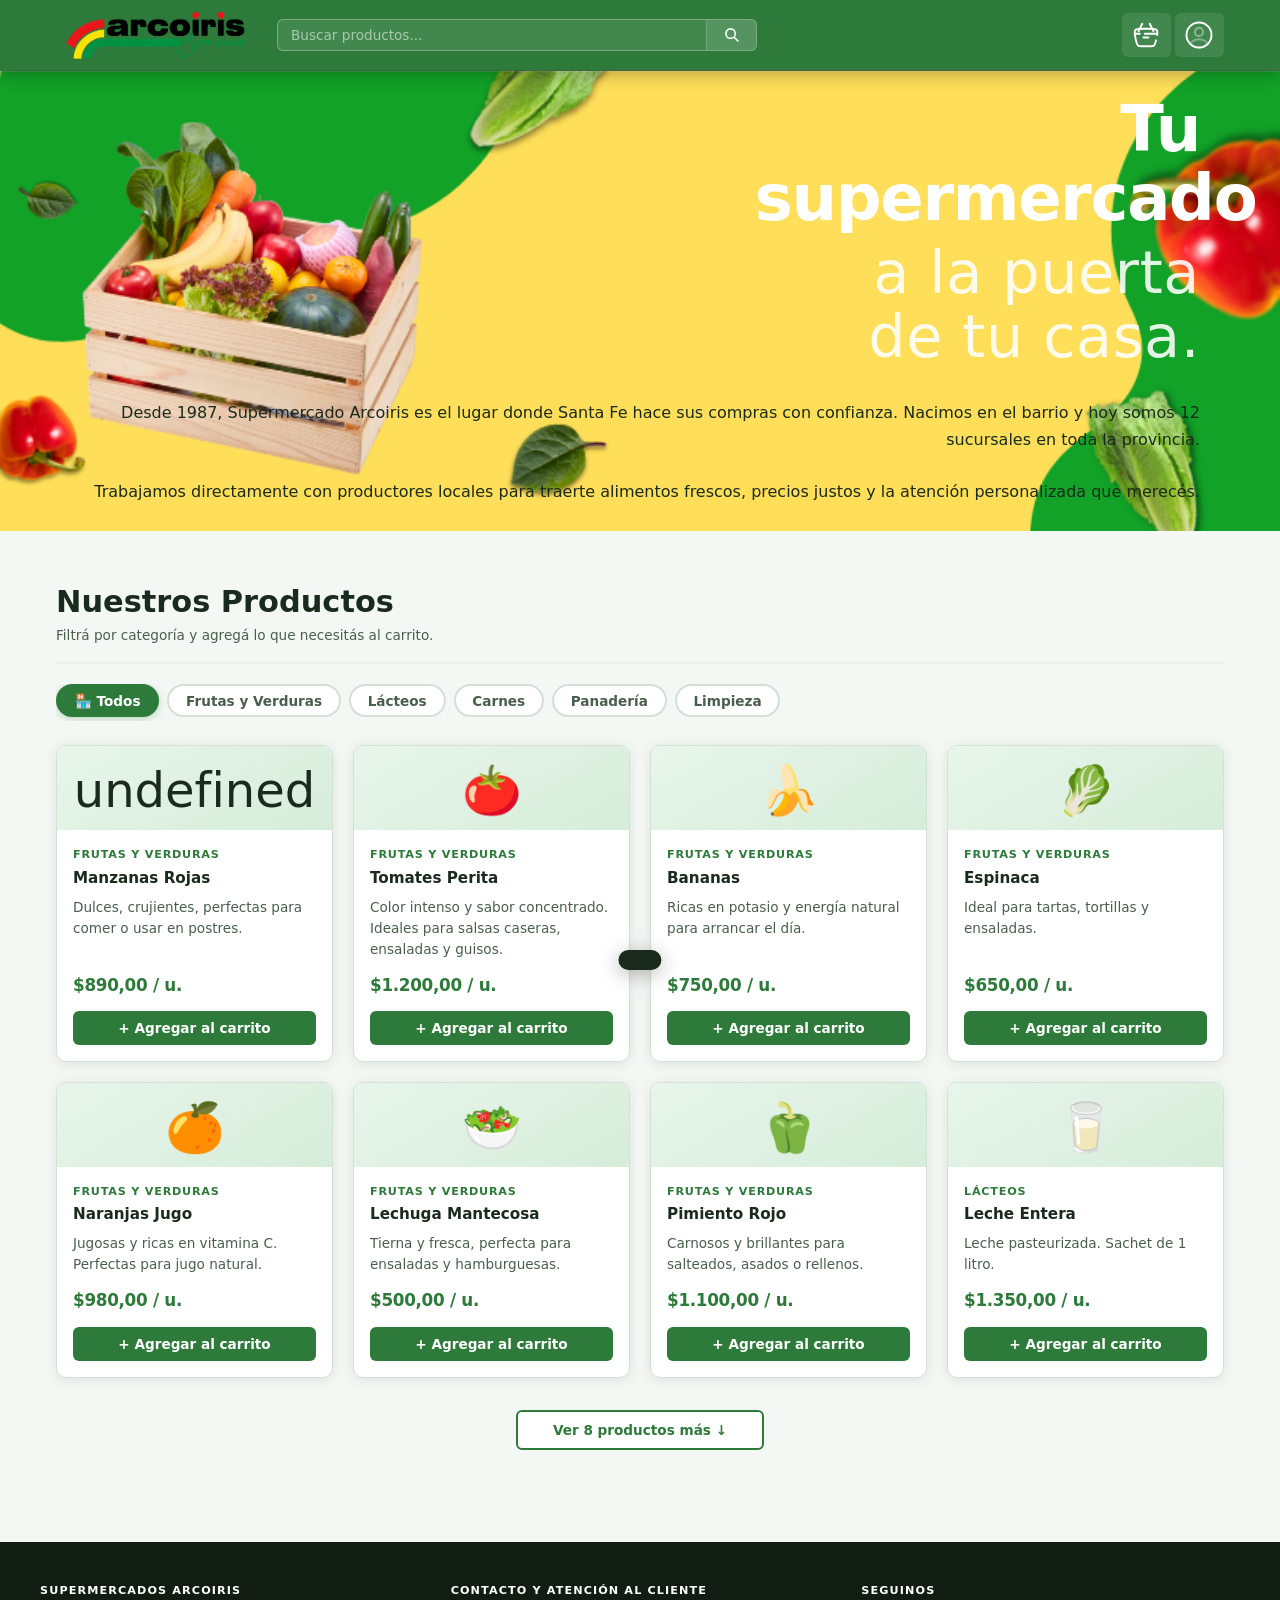
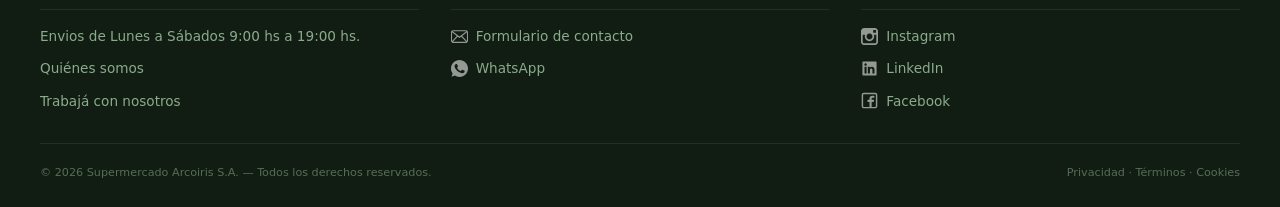
<file: index.html>
<!DOCTYPE html>
<html lang="es">
<head>
  <meta charset="UTF-8" />
  <meta name="viewport" content="width=device-width, initial-scale=1.0" />
  <link rel="stylesheet" href="style.css">
  <link rel="icon" type="image/png" href="img/favicon.png">
  <title>Supermercado Arcoiris</title>
</head>
<body>

   <!-- ═══════════════════════════════ NAV ════════════════════════════════ -->
  <header>
    <nav id="main-nav" role="navigation" aria-label="Navegación principal">
      <div class="nav-inner">

        <a href="index.html" class="nav-logo" aria-label="Inicio — Supermercado Arcoiris">
          <img src="img/logo.png" alt="logo de Supermercado Arcoiris Premium">
        </a>

        <form class="nav-search" role="search" id="search-form">
          <label for="search-input" class="sr-only">Buscar productos</label>
          <input
            type="search"
            id="search-input"
            placeholder="Buscar productos..."
            autocomplete="off"
            aria-label="Buscar productos"
          />
          <button type="submit" id="search-btn" aria-label="Realizar búsqueda"> <img src="img/lupa.svg" alt="icono lupa"> </button>
        </form>


          <div class="nav-actions">
          <span id="cart-badge" aria-live="polite"></span>
          <button id="cart-btn" aria-label="Abrir carrito">
            <img src="img/carrito.svg">
          </button>

          <a href="login.html">
            <button id="login-btn">
              <img src="img/inicio-sesion.svg">
            </button>
          </a>
          </div>

      </div>
    </nav>

  </header>

   <!-- ═══════════════════════════════ MAIN ════════════════════════════════ -->
  <main>
    <section id="hero" aria-labelledby="hero-title">

      <!-- Imagen de fondo -->
      <img
        class="hero-bg"
        src="img/main.png"
        alt="Interior luminoso del Supermercado Arcoiris con pasillos bien surtidos"
        loading="eager"
      />

      <!-- Overlay degradado para dar contraste al texto -->
      <div class="hero-overlay" aria-hidden="true"></div>

      <!-- Contenido editorial (lado derecho) -->
      <div class="hero-content">
        <h1 id="hero-title">
         Tu supermercado
          <span>a la puerta<br>de tu casa.</span>
        </h1>

        <p>Desde 1987, Supermercado Arcoiris es el lugar donde Santa Fe hace sus compras con confianza. Nacimos en el barrio y hoy somos 12 sucursales en toda la provincia.</p>
        <br>
        <p>Trabajamos directamente con productores locales para traerte alimentos frescos, precios justos y la atención personalizada que merecés.</p>
      </div>

    </section>

       <!-- ═══════════════════════════════ CATALOGO ════════════════════════════════ -->
    <section id="catalogo" aria-labelledby="catalogo-title">
      <div class="section-header">
        <br> <br>
        <h2 id="catalogo-title">Nuestros Productos</h2>
        <p>Filtrá por categoría y agregá lo que necesitás al carrito.</p>
      </div>
      <div id="category-filters" role="group" aria-label="Filtrar por categoría"></div>
      <div id="products-grid" aria-live="polite">
        <div id="no-results">
          <div class="emoji">🔍</div>
          <p>No encontramos productos para esa búsqueda.</p>
        </div>
      </div>
      <div id="show-more-wrap">
        <button id="show-more-btn">Ver más productos ↓</button>
      </div>
    </section>

    <!-- Filtros generados dinámicamente por JS -->
      <div id="category-filters" role="group" aria-label="Filtrar por categoría"></div>

      <!-- Cards generadas dinámicamente por JS -->
      <div id="products-grid" aria-live="polite">
        <div id="no-results">
          <div class="empty-icon">🔍</div>
          <p>No encontramos productos para esa búsqueda.</p>
        </div>
      </div>

    </section>

  </main>


  <!-- ═══════════════════════════════
       FOOTER
  ════════════════════════════════ -->
  <footer>
    <div class="footer-grid">

      <div class="footer-col">
        <h4>Supermercados Arcoiris</h4>
        <ul>
          <li>Envios de Lunes a Sábados 9:00 hs a 19:00 hs.</li>
          <li><a href="#hero">Quiénes somos</a></li>
          <li><a href="contacto.html">Trabajá con nosotros</a></li>
        </ul>
      </div>

      <div class="footer-col">
        <h4>Contacto y Atención al Cliente</h4>
        <ul>
          <li> <img src="img/formulario.svg"> <a href="contacto.html">Formulario de contacto</a></li>
          <li> <img src="img/whatsapp.svg"> <a href="https://api.whatsapp.com/send?phone=5493415028860&text=Hola!" target="_blank">WhatsApp</a></li>
        </ul>
      </div>

      <div class="footer-col">
        <h4>Seguinos</h4>
        <ul>
          <li> <img src="img/instagram.svg"> <a href="https://www.instagram.com/supermercadosarcoiris/" target="_blank" rel="noopener">Instagram</a></li>
          <li> <img src="img/linkedin.svg"> <a href="https://ar.linkedin.com/company/nuevopremiumsa" target="_blank" rel="noopener">LinkedIn</a></li>
          <li> <img src="img/facebook.svg"> <a href="https://www.facebook.com/SupermercadosArcoIris/?fref=ts" target="_blank" rel="noopener">Facebook</a></li>
        </ul>
      </div>

    </div>
    <div class="footer-bottom">
      <span>© 2026 Supermercado Arcoiris S.A. — Todos los derechos reservados.</span>
      <span>
        <a href="#contacto">Privacidad</a> ·
        <a href="#contacto">Términos</a> ·
        <a href="#contacto">Cookies</a>
      </span>
    </div>
  </footer>


  <!-- ═══════════════════════════════
       CARRITO LATERAL
  ════════════════════════════════ -->
  <div id="cart-overlay" aria-hidden="true"></div>

  <aside id="cart-panel" role="dialog" aria-modal="true" aria-label="Carrito de compras" aria-hidden="true">
    <div class="cart-header">
      <h2>🛒 Tu carrito</h2>
      <button id="close-cart" aria-label="Cerrar carrito">✕</button>
    </div>

    <!-- Ítems generados por JS -->
    <div id="cart-items"></div>

    <div class="cart-summary">
      <div class="discount-row">
        <input
          type="text"
          id="discount-input"
          placeholder="Código de descuento"
          aria-label="Código de descuento"
          maxlength="20"
        />
        <button id="apply-discount-btn">Aplicar</button>
      </div>
      <div id="discount-msg" aria-live="polite"></div>

      <div class="summary-line">
        <span>Subtotal</span>
        <span id="subtotal-val">$0,00</span>
      </div>
      <div class="summary-line discount" id="discount-row" hidden>
        <span id="discount-label">Descuento</span>
        <span id="discount-val"></span>
      </div>
      <div class="summary-line">
        <span>IVA (21%)</span>
        <span id="tax-val">$0,00</span>
      </div>
      <div class="summary-line total">
        <span>Total</span>
        <span id="total-val">$0,00</span>
      </div>

      <button id="checkout-btn" disabled>Finalizar compra →</button>
    </div>
  </aside>


  <!-- Toast de notificación -->
  <div id="toast" role="status" aria-live="polite"></div>

  <script src="app.js"></script>
</body>
</html>
</file>
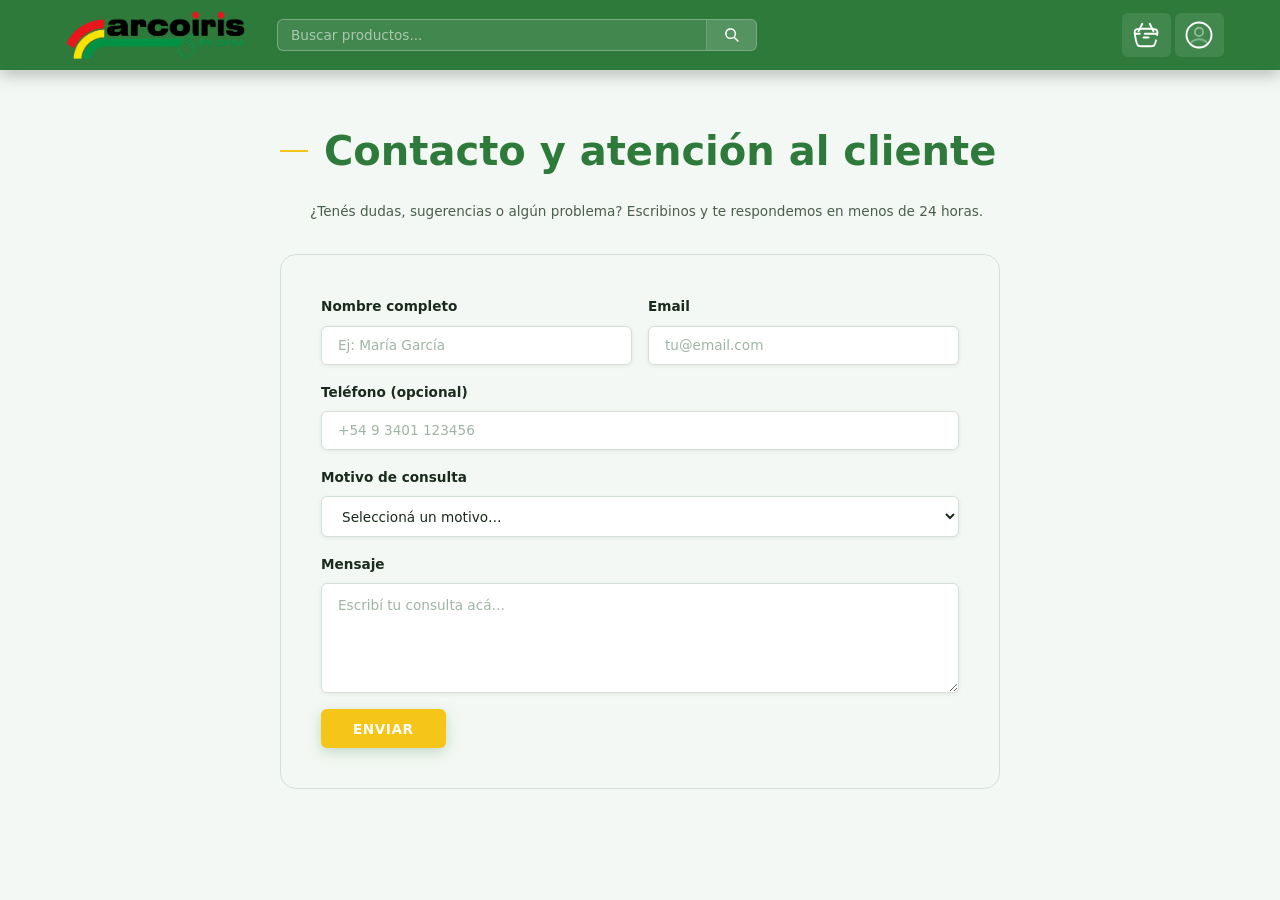
<file: contacto.html>
<!DOCTYPE html>
<html lang="es">
<head>
  <meta charset="UTF-8" />
  <meta name="viewport" content="width=device-width, initial-scale=1.0" />
    <link rel="stylesheet" href="style.css">
  <link rel="icon" type="image/png" href="img/favicon.png">
  <title>Supermercado Arcoiris - Formulario</title>
</head>
<body>

  <!-- ═══════════════════════════════ NAV ════════════════════════════════ -->
  <header>
    <nav id="main-nav" role="navigation" aria-label="Navegación principal">
      <div class="nav-inner">

        <a href="index.html" class="nav-logo" aria-label="Inicio — Supermercado Arcoiris">
          <img src="img/logo.png" alt="logo de Supermercado Arcoiris Premium">
        </a>

        <form class="nav-search" role="search" id="search-form">
          <label for="search-input" class="sr-only">Buscar productos</label>
          <input
            type="search"
            id="search-input"
            placeholder="Buscar productos..."
            autocomplete="off"
            aria-label="Buscar productos"
          />
          <button type="submit" id="search-btn" aria-label="Realizar búsqueda"> <img src="img/lupa.svg" alt="icono lupa"> </button>
        </form>


          <div class="nav-actions">
          <span id="cart-badge" aria-live="polite"></span>
          <button id="cart-btn" aria-label="Abrir carrito">
            <img src="img/carrito.svg">
          </button>

          <a href="login.html">
            <button id="login-btn">
              <img src="img/inicio-sesion.svg">
            </button>
          </a>
          </div>

      </div>
    </nav>

  </header>

    <section id="contacto" aria-labelledby="contacto-title">
      <div class="contact-inner">
        <h2 id="contacto-title">Contacto y atención al cliente</h2>
        <p>¿Tenés dudas, sugerencias o algún problema? Escribinos y te respondemos en menos de 24 horas.</p>

        <form class="contact-form" id="contact-form" novalidate>
          <div class="form-row">
            <label>
              Nombre completo
              <input type="text" name="nombre" placeholder="Ej: María García" required />
            </label>
            <label>
              Email
              <input type="email" name="email" placeholder="tu@email.com" required />
            </label>
          </div>
          <label>
            Teléfono (opcional)
            <input type="tel" name="telefono" placeholder="+54 9 3401 123456" />
          </label>
          <label>
            Motivo de consulta
            <select name="motivo" required>
              <option value="">Seleccioná un motivo…</option>
              <option value="producto">Consulta sobre un producto</option>
              <option value="reclamo">Reclamo o devolución</option>
              <option value="sugerencia">Sugerencia</option>
              <option value="otro">Otro</option>
            </select>
          </label>
          <label>
            Mensaje
            <textarea name="mensaje" placeholder="Escribí tu consulta acá…" required></textarea>
          </label>
          <button type="submit" id="contact-submit">Enviar</button>
          <div id="form-success" role="alert">
            ✅ ¡Correo enviado! Te responderemos a la brevedad.
          </div>
        </form>
      </div>
    </section>
</file>
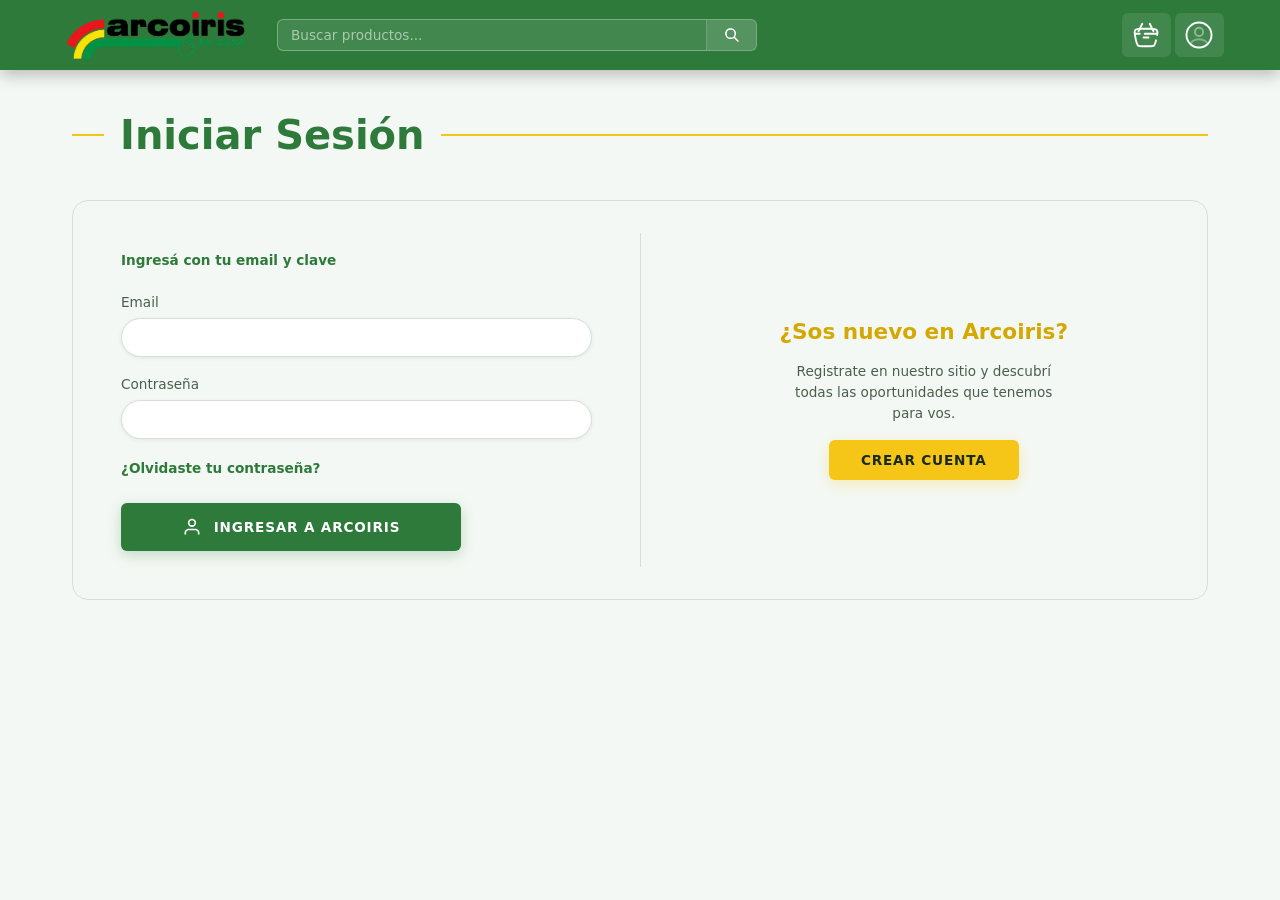
<file: login.html>
<!DOCTYPE html>
<html lang="es">
<head>
    <meta charset="UTF-8">
    <meta name="viewport" content="width=device-width, initial-scale=1.0">
    <title>Supermercado Arcoiris - Sesión</title>
    <link rel="icon" type="image/png" href="img/favicon.png">
    <link rel="stylesheet" href="style.css">
</head>
<body>

   <!-- ═══════════════════════════════ NAV ════════════════════════════════ -->
  <header>
    <nav id="main-nav" role="navigation" aria-label="Navegación principal">
      <div class="nav-inner">

        <a href="index.html" class="nav-logo" aria-label="Inicio — Supermercado Arcoiris">
          <img src="img/logo.png" alt="logo de Supermercado Arcoiris Premium">
        </a>

        <form class="nav-search" role="search" id="search-form">
          <label for="search-input" class="sr-only">Buscar productos</label>
          <input
            type="search"
            id="search-input"
            placeholder="Buscar productos..."
            autocomplete="off"
            aria-label="Buscar productos"
          />
          <button type="submit" id="search-btn" aria-label="Realizar búsqueda"> <img src="img/lupa.svg" alt="icono lupa"> </button>
        </form>


          <div class="nav-actions">
          <span id="cart-badge" aria-live="polite"></span>
          <button id="cart-btn" aria-label="Abrir carrito">
            <img src="img/carrito.svg">
          </button>

          <a href="login.html">
            <button id="login-btn">
              <img src="img/inicio-sesion.svg">
            </button>
          </a>
          </div>

      </div>
    </nav>

  </header>

  <!-- ══════════════════════════════════════
       PÁGINA COMPLETA
  ═══════════════════════════════════════ -->
  <div class="page-wrap">

    <!-- Título con líneas decorativas -->
    <div class="page-title-wrap">
      <h1 class="page-title">Iniciar Sesión</h1>
    </div>

    <!-- Panel gris de dos columnas -->
    <div class="auth-panel">

      <!-- Columna izquierda: LOGIN -->
      <div class="auth-left">
        <p class="auth-left-label">Ingresá con tu email y clave</p>

        <form id="login-form" onsubmit="handleLogin(event)">
          <div class="input-group">
            <label for="login-email">Email</label>
            <input
              type="email"
              id="login-email"
              placeholder=" "
              autocomplete="email"
              required
            />
          </div>

          <div class="input-group">
            <label for="login-password">Contraseña</label>
            <input
              type="password"
              id="login-password"
              placeholder=" "
              autocomplete="current-password"
              required
            />
          </div>

          <a href="#" class="forgot-link">¿Olvidaste tu contraseña?</a>

          <button type="submit" class="btn-ingresar">
            <svg class="btn-icon" viewBox="0 0 24 24" fill="none" stroke="currentColor" stroke-width="2" aria-hidden="true">
              <path d="M20 21v-2a4 4 0 0 0-4-4H8a4 4 0 0 0-4 4v2"/>
              <circle cx="12" cy="7" r="4"/>
            </svg>
            Ingresar a Arcoiris
          </button>
        </form>
      </div>

      <!-- Divisor vertical -->
      <div class="auth-divider" aria-hidden="true"></div>

      <!-- Columna derecha: REGISTRO -->
      <div class="auth-right">
        <h2 class="register-title">¿Sos nuevo en Arcoiris?</h2>
        <p class="register-sub">
          Registrate en nuestro sitio y descubrí todas las
          oportunidades que tenemos para vos.
        </p>
        <button class="btn-crear" id="btn-abrir-registro">
          Crear cuenta
        </button>
      </div>

    </div><!-- /auth-panel -->


    <!-- Modal / Formulario de registro (oculto por defecto) -->
    <div id="register-overlay" class="register-overlay" aria-hidden="true">
      <div class="register-modal" role="dialog" aria-modal="true" aria-label="Formulario de registro">

        <button class="modal-close" id="btn-cerrar-registro" aria-label="Cerrar">✕</button>

        <h2 class="modal-title">Crear cuenta</h2>
        <p class="modal-sub">Completá tus datos y empezá a comprar</p>

        <form id="register-form" onsubmit="handleRegister(event)">
          <div class="input-group">
            <label for="reg-name">Nombre completo</label>
            <input type="text" id="reg-name" placeholder=" " required />
          </div>

          <div class="input-group">
            <label for="reg-email">Email</label>
            <input type="email" id="reg-email" placeholder=" " required />
          </div>

          <div class="input-group">
            <label for="reg-phone">Teléfono (para envíos)</label>
            <input type="tel" id="reg-phone" placeholder=" " required />
          </div>

          <div class="input-group">
            <label for="reg-password">Contraseña</label>
            <input type="password" id="reg-password" placeholder=" " minlength="6" required />
          </div>

          <div class="checkbox-group">
            <input type="checkbox" id="accept-terms" required />
            <label for="accept-terms">
              Acepto los <a href="#">Términos y Condiciones</a> y el aviso
              de privacidad de entrega a domicilio.
            </label>
          </div>

          <button type="submit" class="btn-ingresar">
            Crear cuenta y comprar
          </button>
        </form>

      </div>
    </div><!-- /register-overlay -->

  </div><!-- /page-wrap -->


  <script>
    /* ── Login ─────────────────────────────────────────── */
    function handleLogin(e) {
      e.preventDefault();
      const email = document.getElementById('login-email').value;
      alert(`¡Bienvenido! Iniciando sesión con: ${email}`);
    }

    /* ── Registro ───────────────────────────────────────── */
    function handleRegister(e) {
      e.preventDefault();
      const name = document.getElementById('reg-name').value;
      alert(`¡Gracias por registrarte, ${name}! Tu cuenta fue creada.`);
      cerrarRegistro();
    }

    /* ── Modal abrir / cerrar ───────────────────────────── */
    function abrirRegistro() {
      const overlay = document.getElementById('register-overlay');
      overlay.classList.add('open');
      overlay.setAttribute('aria-hidden', 'false');
      document.body.classList.add('modal-open');
    }

    function cerrarRegistro() {
      const overlay = document.getElementById('register-overlay');
      overlay.classList.remove('open');
      overlay.setAttribute('aria-hidden', 'true');
      document.body.classList.remove('modal-open');
    }

    document.getElementById('btn-abrir-registro').addEventListener('click', abrirRegistro);
    document.getElementById('btn-cerrar-registro').addEventListener('click', cerrarRegistro);

    // Cerrar al hacer clic en el fondo oscuro
    document.getElementById('register-overlay').addEventListener('click', function(e) {
      if (e.target === this) cerrarRegistro();
    });

    // Cerrar con Escape
    document.addEventListener('keydown', function(e) {
      if (e.key === 'Escape') cerrarRegistro();
    });
  </script>

</body>
</html>
</file>
<file: style.css>
@import url('https://fonts.googleapis.com/css2?family=Manrope:wght@200..800&display=swap');

/* ══════════════════════════════════════════════════════════
   1. TOKENS DE DISEÑO
══════════════════════════════════════════════════════════ */
:root {
  /* ── Paleta principal ──────────────────────────────────── */
  --clr-green:        #2d7a3a;
  --clr-green-dark:   #1e5628;
  --clr-green-mid:    #3a6b45;
  --clr-green-soft:   #e8f5eb;
  --clr-green-border: #b2d8b8;
  --clr-yellow:       #f5c518;
  --clr-yellow-dark:  #d4a800;
  --clr-red:          #d63031;
  --clr-dark:         #1a2a1c;
  --clr-mid:          #4a5e4c;
  --clr-light:        #f4f8f4;
  --clr-white:        #ffffff;
  --clr-border:       #d4e0d6;
  --clr-border-light: #eaf2eb;

  /* ── Footer ─────────────────────────────────────────────── */
  --clr-footer-bg:   #111d12;
  --clr-footer-text: #8aab8c;
  --clr-footer-link: #8aab8c;
  --clr-footer-mute: #566d58;
  --clr-footer-rule: #1f3321;

  /* ── Tipografía ──────────────────────────────────────────── */
  --font-display: 'Segoe UI', system-ui, -apple-system, sans-serif;
  --font-body:    'Segoe UI', system-ui, -apple-system, sans-serif;

  /* ── Escala tipográfica (base mobile) ────────────────────── */
  --text-xs:   0.70rem;
  --text-sm:   0.85rem;
  --text-base: 1rem;
  --text-lg:   1.15rem;
  --text-xl:   1.35rem;
  --text-2xl:  1.65rem;
  --text-3xl:  2.1rem;

  /* ── Espaciado ───────────────────────────────────────────── */
  --sp-1:  0.25rem;
  --sp-2:  0.5rem;
  --sp-3:  0.75rem;
  --sp-4:  1rem;
  --sp-5:  1.25rem;
  --sp-6:  1.5rem;
  --sp-8:  2rem;
  --sp-10: 2.5rem;
  --sp-12: 3rem;
  --sp-16: 4rem;

  /* ── Formas ──────────────────────────────────────────────── */
  --radius-sm:   6px;
  --radius:      10px;
  --radius-lg:   16px;
  --radius-xl:   24px;
  --radius-pill: 999px;

  /* ── Sombras ─────────────────────────────────────────────── */
  --shadow-sm: 0 1px 4px rgba(0, 0, 0, 0.07);
  --shadow:    0 2px 14px rgba(0, 0, 0, 0.09);
  --shadow-lg: 0 6px 28px rgba(0, 0, 0, 0.13);
  --shadow-xl: 0 12px 40px rgba(0, 0, 0, 0.16);

  /* ── Misc ────────────────────────────────────────────────── */
  --transition: 0.2s ease;
  --max-w:      1200px;
  --nav-h:      62px;

  /* ── Tamaños de íconos SVG del nav ──────────────────────── */
  --icon-nav-sm: 20px;   /* lupa */
  --icon-nav-md: 26px;   /* carrito e inicio sesión */
}


/* ══════════════════════════════════════════════════════════
   2. RESET MODERNO
══════════════════════════════════════════════════════════ */
*,
*::before,
*::after {
  box-sizing: border-box;
  margin: 0;
  padding: 0;
}

html {
  scroll-behavior: smooth;
  -webkit-text-size-adjust: 100%;
  text-size-adjust: 100%;
}

body {
  font-family: var(--font-body);
  font-size: var(--text-base);
  background: var(--clr-light);
  color: var(--clr-dark);
  line-height: 1.65;
  min-height: 100dvh;
}

a {
  color: inherit;
  text-decoration: none;
}

ul {
  list-style: none;
}

img {
  display: block;
  max-width: 100%;
  height: auto;
}

button {
  cursor: pointer;
  font-family: inherit;
  border: none;
  background: none;
  outline: none;
}

.sr-only {
  position: absolute;
  width: 1px;
  height: 1px;
  padding: 0;
  margin: -1px;
  overflow: hidden;
  clip: rect(0, 0, 0, 0);
  white-space: nowrap;
  border: 0;
}

:focus-visible {
  outline: 3px solid var(--clr-yellow);
  outline-offset: 3px;
  border-radius: var(--radius-sm);
}


/* ══════════════════════════════════════════════════════════
   3. NAV STICKY
══════════════════════════════════════════════════════════ */
header {
  position: sticky;
  top: 0;
  z-index: 1000;
}

#main-nav {
  background: var(--clr-green);
  color: var(--clr-white);
  /* Sombra pronunciada + línea inferior sutil */
  box-shadow:
    0 2px 0 rgba(255, 255, 255, 0.08),
    0 4px 16px rgba(0, 0, 0, 0.28);
}

/*
  nav-inner: el logo va pegado al borde izquierdo del contenedor
  (sin padding izquierdo extra). El max-width centra el conjunto,
  pero el logo queda visualmente en el extremo izquierdo.
*/
.nav-inner {
  max-width: var(--max-w);
  margin: 0 auto;
  /* padding-left mínimo para que el logo no toque el borde de pantalla */
  padding: 0 var(--sp-4);
  height: var(--nav-h);
  display: flex;
  align-items: center;
  /* gap solo entre buscador y acciones; el logo no necesita gap derecho grande */
  gap: var(--sp-3);
}

/* ── Logo ────────────────────────────────────────────── */
.nav-logo {
  /* Sin margin-right extra: queda pegado al inicio del flex */
  flex-shrink: 0;
  display: flex;
  align-items: center;
  /* Pequeño margen negativo para compensar el padding del contenedor
     y acercar el logo al borde real de la pantalla */
  margin-left: calc(-1 * var(--sp-1));
}

.nav-logo img {
  height: 40px;
  width: auto;
  object-fit: contain;
  /* Transición suave al hover */
  transition: opacity var(--transition);
}

.nav-logo:hover img {
  opacity: 0.85;
}

/* ── Buscador ────────────────────────────────────────── */
.nav-search {
  flex: 1;
  display: flex;
  /* Limitar ancho máximo para no ocupar todo el espacio */
  max-width: 480px;
  border-radius: var(--radius-sm);
  overflow: hidden;
  border: 1.5px solid rgba(255, 255, 255, 0.30);
  background: rgba(255, 255, 255, 0.10);
  transition: border-color var(--transition), box-shadow var(--transition);
}

.nav-search:focus-within {
  border-color: var(--clr-yellow);
  box-shadow: 0 0 0 3px rgba(245, 197, 24, 0.22);
  background: rgba(255, 255, 255, 0.14);
}

#search-input {
  flex: 1;
  min-width: 0;
  padding: 0.45rem 0.8rem;
  border: none;
  font-size: var(--text-sm);
  background: transparent;
  color: var(--clr-white);
  font-family: inherit;
}

#search-input::placeholder {
  color: rgba(255, 255, 255, 0.55);
}

#search-input:focus {
  outline: none;
}

#search-input::-webkit-search-cancel-button {
  -webkit-appearance: none;
}

/* Botón lupa */
#search-btn {
  flex-shrink: 0;
  display: flex;
  align-items: center;
  justify-content: center;
  padding: 0 0.85rem;
  background: rgba(255, 255, 255, 0.10);
  border-left: 1px solid rgba(255, 255, 255, 0.15);
  transition: background var(--transition);
}

#search-btn img {
  width: var(--icon-nav-sm);
  height: var(--icon-nav-sm);
  filter: brightness(0) invert(1);
  flex-shrink: 0;
}

#search-btn:hover {
  background: rgba(255, 255, 255, 0.22);
}

/* ── Acciones del nav ────────────────────────────────── */
.nav-actions {
  display: flex;
  align-items: center;
  gap: var(--sp-1);   /* gap reducido: los botones ya tienen su padding */
  margin-left: auto;
  /* Posición relativa para que el badge pueda ser absoluto al wrapper */
  position: relative;
}

/* Estilo base compartido para botones icónicos del nav */
#login-btn,
#cart-btn {
  position: relative;
  display: flex;
  align-items: center;
  justify-content: center;
  background: rgba(255, 255, 255, 0.10);
  border-radius: var(--radius-sm);
  padding: 0.45rem 0.6rem;
  transition: background var(--transition), transform var(--transition);
}

#login-btn:hover,
#cart-btn:hover {
  background: rgba(255, 255, 255, 0.22);
  transform: translateY(-1px);
}

/* Ícono de inicio de sesión */
#login-btn img {
  width: var(--icon-nav-md);
  height: var(--icon-nav-md);
  filter: brightness(0) invert(1);
  flex-shrink: 0;
}

/* Ícono de carrito */
#cart-btn img {
  width: var(--icon-nav-md);
  height: var(--icon-nav-md);
  filter: brightness(0) invert(1);
  flex-shrink: 0;
}

#cart-badge {
  /* Fuera del flujo, posicionado sobre el botón #cart-btn.
     Con el nuevo orden (carrito primero, login después),
     el carrito ocupa el inicio del wrapper .nav-actions.
     El badge se alinea sobre el ícono del carrito. */
  position: absolute;
  top: 2px;
  /* El login-btn mide ~46px + gap ~4px = ~50px desde la derecha,
     así el badge cae sobre el carrito y no sobre el login */
  right: calc(46px + var(--sp-1) + 2px);
  /* Apariencia */
  background: var(--clr-yellow);
  color: var(--clr-dark);
  border-radius: 50%;
  width: 18px;
  height: 18px;
  font-size: 0.60rem;
  font-weight: 800;
  line-height: 1;
  border: 2px solid var(--clr-green);
  /* Oculto por defecto; JS agrega .visible */
  display: none;
  align-items: center;
  justify-content: center;
  /* Que quede por encima de los botones */
  z-index: 1;
  pointer-events: none;
}

#cart-badge.visible {
  display: flex;
}

/* Separador vertical entre login y carrito */
.nav-actions a + button,
.nav-actions button + button {
  position: relative;
}

.nav-actions a + button::before,
.nav-actions button + button::before {
  content: '';
  position: absolute;
  left: calc(-1 * var(--sp-1) - 0.5px);
  top: 20%;
  height: 60%;
  width: 1px;
  background: rgba(255, 255, 255, 0.20);
}


/* ══════════════════════════════════════════════════════════
   4. HERO — Banner editorial full-width
   Layout: imagen de fondo · overlay degradado · texto derecha
══════════════════════════════════════════════════════════ */
#hero {
  position: relative;
  width: 100%;
  /* Altura del banner: crece en pantallas grandes */
  height: 36vw;
  overflow: hidden;
  /* Sin max-width: va de borde a borde */
  background: #ffffff;
}

/* ── Imagen de fondo ─────────────────────────────────── */
.hero-bg {
  position: absolute;
  inset: 0;
  width: 100%;
  object-fit: cover;
  /* La imagen ancla en el centro-izquierda
     para que el sujeto quede a la izquierda y el texto a la derecha */
  object-position: 30% center;
  padding-top: 1px;
  background-color: var(--clr-green-mid);
}

/* ── Contenido editorial ─────────────────────────────── */
.hero-content {
  position: absolute;
  inset: 0;
  display: flex;
  flex-direction: column;
  align-items: flex-end;       /* Pegado a la derecha */
  justify-content: center;
  padding: var(--sp-6) var(--sp-6);
  text-align: right;
}

/* ── Título ──────────────────────────────────────────── */
#hero h1 {
  font-family: var(--font-display);
  font-size: clamp(1.6rem, 5vw, 4rem);
  font-weight: 800;
  line-height: 1.08;
  color: var(--clr-white);
  letter-spacing: -0.02em;
  margin-bottom: var(--sp-6);
  /* Ancho máximo del bloque de texto */
  max-width: 10ch;
}

#hero h1 span {
  display: block;
  font-weight: 300;       /* Contraste ligero/negrita = estilo editorial */
  font-size: 0.92em;
  color: rgba(255,255,255,0.88);
  letter-spacing: 0.01em;
  margin-top: var(--sp-2);
}


/* Texto del CTA */
.hero-cta span,
.hero-cta:not(.hero-cta-arrow) {
  padding: 0.65em 1.4em;
}

/* ── Breakpoints del hero ────────────────────────────── */
@media (min-width: 480px) {
  .hero-content {
    padding: var(--sp-8) var(--sp-8);
  }
}

@media (min-width: 768px) {
  .hero-content {
    padding: var(--sp-10) var(--sp-10);
  }

  #hero h1 {
    margin-bottom: var(--sp-8);
  }
}

@media (min-width: 1024px) {
  .hero-content {
    padding: var(--sp-12) var(--sp-12);
  }
}

@media (min-width: 1200px) {
  .hero-content {
    /* En pantallas muy anchas centramos horizontalmente
       dentro del max-width para que no quede pegado al borde */
    max-width: var(--max-w);
    margin: 0 auto;
    left: 0;
    right: 0;
    padding-right: var(--sp-10);
  }
}


/* ══════════════════════════════════════════════════════════
   5. CATÁLOGO
══════════════════════════════════════════════════════════ */
#catalogo {
  max-width: var(--max-w);
  margin: 0 auto var(--sp-16);
  padding: 0 var(--sp-4);
}

.section-header {
  margin-bottom: var(--sp-5);
  padding-bottom: var(--sp-4);
  border-bottom: 2px solid var(--clr-border-light);
}

.section-header h2 {
  font-family: var(--font-display);
  font-size: var(--text-2xl);
  color: var(--clr-dark);
  line-height: 1.2;
}

.section-header p {
  color: var(--clr-mid);
  font-size: var(--text-sm);
  margin-top: var(--sp-1);
}

/* ── Filtros ─────────────────────────────────────────── */
#category-filters {
  display: flex;
  flex-wrap: wrap;
  gap: var(--sp-2);
  margin-bottom: var(--sp-6);
  overflow-x: auto;
  padding-bottom: var(--sp-1);
  -webkit-overflow-scrolling: touch;
  scrollbar-width: none;
}

#category-filters::-webkit-scrollbar {
  display: none;
}

.filter-btn {
  flex-shrink: 0;
  padding: 0.40rem 1.05rem;
  border-radius: var(--radius-pill);
  font-size: var(--text-sm);
  font-weight: 600;
  background: var(--clr-white);
  color: var(--clr-mid);
  border: 2px solid var(--clr-border);
  transition:
    background var(--transition),
    border-color var(--transition),
    color var(--transition),
    box-shadow var(--transition);
}

.filter-btn:hover {
  border-color: var(--clr-green);
  color: var(--clr-green);
  box-shadow: 0 0 0 3px var(--clr-green-soft);
}

.filter-btn.active {
  background: var(--clr-green);
  color: var(--clr-white);
  border-color: var(--clr-green);
  box-shadow: 0 2px 8px rgba(45, 122, 58, 0.28);
}

/* ── Grid de productos ───────────────────────────────── */
#products-grid {
  display: grid;
  grid-template-columns: repeat(2, 1fr);
  gap: var(--sp-3);
}

#no-results {
  display: none;
  grid-column: 1 / -1;
  text-align: center;
  padding: var(--sp-12) var(--sp-4);
  color: var(--clr-mid);
}

#no-results .emoji,
#no-results .empty-icon {
  font-size: 3rem;
  margin-bottom: var(--sp-3);
}

/* ── Card de producto ────────────────────────────────── */
.product-card {
  background: var(--clr-white);
  border-radius: var(--radius);
  /* Sombra más pronunciada = más profundidad */
  box-shadow: var(--shadow);
  border: 1px solid var(--clr-border);
  overflow: hidden;
  display: flex;
  flex-direction: column;
  transition:
    transform 0.22s ease,
    box-shadow 0.22s ease;
}

.product-card:hover {
  transform: translateY(-5px);
  box-shadow: var(--shadow-lg);
}

.card-emoji {
  /* Degradado suave de fondo */
  background: linear-gradient(150deg, var(--clr-green-soft) 0%, #d6edda 100%);
  font-size: 2.8rem;
  text-align: center;
  padding: var(--sp-5) 0 var(--sp-4);
  line-height: 1;
}

.card-body {
  padding: var(--sp-4);
  flex: 1;
  display: flex;
  flex-direction: column;
}

.card-category {
  font-size: var(--text-xs);
  font-weight: 700;
  letter-spacing: 0.07em;
  text-transform: uppercase;
  color: var(--clr-green);
  margin-bottom: var(--sp-1);
}

.card-name {
  font-size: 0.95rem;
  font-weight: 700;
  color: var(--clr-dark);
  margin-bottom: var(--sp-2);
  line-height: 1.3;
}

.card-desc {
  font-size: var(--text-xs);
  color: var(--clr-mid);
  line-height: 1.55;
  flex: 1;
  margin-bottom: var(--sp-3);
}

.card-price {
  font-size: 1.05rem;
  font-weight: 800;
  color: var(--clr-green);
  margin-bottom: var(--sp-3);
  letter-spacing: -0.3px;
}

.card-add-btn {
  width: 100%;
  padding: 0.55rem;
  background: var(--clr-green);
  color: var(--clr-white);
  border-radius: var(--radius-sm);
  font-weight: 700;
  font-size: var(--text-sm);
  transition:
    background var(--transition),
    transform var(--transition);
}

.card-add-btn:hover {
  background: var(--clr-green-dark);
  transform: translateY(-1px);
}

.card-add-btn.added {
  background: var(--clr-yellow);
  color: var(--clr-dark);
}

.card-add-btn.added:hover {
  background: var(--clr-yellow-dark);
}

/* ── Ver más ─────────────────────────────────────────── */
#show-more-wrap {
  text-align: center;
  margin-top: var(--sp-8);
}

#show-more-btn {
  background: var(--clr-white);
  border: 2px solid var(--clr-green);
  color: var(--clr-green);
  font-weight: 700;
  padding: 0.65rem 2.2rem;
  border-radius: var(--radius-sm);
  font-size: var(--text-sm);
  transition:
    background var(--transition),
    color var(--transition),
    transform var(--transition);
}

#show-more-btn:hover {
  background: var(--clr-green);
  color: var(--clr-white);
  transform: translateY(-1px);
}


/* ══════════════════════════════════════════════════════════
   6. CARRITO LATERAL (drawer)
══════════════════════════════════════════════════════════ */
#cart-overlay {
  display: none;
  position: fixed;
  inset: 0;
  background: rgba(0, 0, 0, 0.52);
  z-index: 2000;
  backdrop-filter: blur(3px);
  -webkit-backdrop-filter: blur(3px);
}

#cart-overlay.open {
  display: block;
}

#cart-panel {
  position: fixed;
  top: 0;
  right: -100%;
  width: min(420px, 100vw);
  height: 100%;
  background: var(--clr-white);
  z-index: 2001;
  box-shadow: -6px 0 36px rgba(0, 0, 0, 0.20);
  display: flex;
  flex-direction: column;
  transition: right 0.32s cubic-bezier(0.4, 0, 0.2, 1);
}

#cart-panel.open {
  right: 0;
}

.cart-header {
  flex-shrink: 0;
  padding: var(--sp-4) var(--sp-5);
  background: var(--clr-green);
  color: var(--clr-white);
  display: flex;
  align-items: center;
  justify-content: space-between;
}

.cart-header h2 {
  font-size: var(--text-base);
  font-weight: 700;
  letter-spacing: 0.01em;
}

#close-cart {
  background: none;
  color: var(--clr-white);
  font-size: 1.35rem;
  line-height: 1;
  padding: 0.25rem 0.5rem;
  border-radius: var(--radius-sm);
  transition: background var(--transition);
}

#close-cart:hover {
  background: rgba(255, 255, 255, 0.22);
}

#cart-items {
  flex: 1;
  overflow-y: auto;
  padding: var(--sp-4);
  display: flex;
  flex-direction: column;
  gap: var(--sp-3);
  overscroll-behavior: contain;
}

.cart-empty {
  text-align: center;
  padding: var(--sp-12) var(--sp-4);
  color: var(--clr-mid);
}

.cart-empty .emoji {
  font-size: 3rem;
  margin-bottom: var(--sp-3);
}

.cart-item {
  display: flex;
  align-items: flex-start;
  gap: var(--sp-3);
  padding: var(--sp-3);
  background: var(--clr-light);
  border-radius: var(--radius-sm);
  border: 1px solid var(--clr-border);
}

.ci-emoji {
  font-size: 1.75rem;
  flex-shrink: 0;
  line-height: 1;
  padding-top: 2px;
}

.ci-info {
  flex: 1;
  min-width: 0;
}

.ci-name {
  font-weight: 700;
  font-size: var(--text-sm);
  color: var(--clr-dark);
  overflow: hidden;
  text-overflow: ellipsis;
  white-space: nowrap;
}

.ci-price-unit {
  font-size: var(--text-xs);
  color: var(--clr-mid);
  margin-top: 2px;
}

.ci-qty {
  display: flex;
  align-items: center;
  gap: var(--sp-2);
  margin-top: var(--sp-2);
}

.qty-btn {
  width: 27px;
  height: 27px;
  border-radius: 50%;
  background: var(--clr-green);
  color: var(--clr-white);
  font-size: 1rem;
  font-weight: 700;
  display: flex;
  align-items: center;
  justify-content: center;
  flex-shrink: 0;
  transition: background var(--transition), transform var(--transition);
}

.qty-btn:hover {
  background: var(--clr-green-dark);
  transform: scale(1.10);
}

.qty-val {
  font-size: var(--text-sm);
  font-weight: 700;
  min-width: 20px;
  text-align: center;
}

.ci-subtotal {
  font-weight: 700;
  font-size: var(--text-sm);
  color: var(--clr-green);
  flex-shrink: 0;
  align-self: center;
  white-space: nowrap;
}

.ci-remove {
  background: none;
  color: #c0392b;
  font-size: 1rem;
  padding: 0.18rem 0.38rem;
  border-radius: var(--radius-sm);
  align-self: flex-start;
  flex-shrink: 0;
  transition: background var(--transition);
}

.ci-remove:hover {
  background: #fde8e8;
}

/* Resumen */
.cart-summary {
  flex-shrink: 0;
  padding: var(--sp-4);
  border-top: 2px solid var(--clr-border);
  background: var(--clr-light);
}

.discount-row {
  display: flex;
  gap: var(--sp-2);
  margin-bottom: var(--sp-3);
}

#discount-input {
  flex: 1;
  min-width: 0;
  padding: 0.45rem 0.72rem;
  border: 2px solid var(--clr-border);
  border-radius: var(--radius-sm);
  font-size: var(--text-sm);
  font-family: inherit;
  text-transform: uppercase;
  letter-spacing: 0.06em;
  background: var(--clr-white);
  color: var(--clr-dark);
  transition: border-color var(--transition);
}

#discount-input:focus {
  outline: none;
  border-color: var(--clr-green);
}

#discount-input:disabled {
  opacity: 0.55;
  cursor: not-allowed;
}

#apply-discount-btn {
  flex-shrink: 0;
  padding: 0.45rem 0.95rem;
  background: var(--clr-red);
  color: var(--clr-white);
  font-weight: 700;
  font-size: var(--text-sm);
  border-radius: var(--radius-sm);
  white-space: nowrap;
  transition: background var(--transition);
}

#apply-discount-btn:hover {
  background: var(--clr-green-dark);
}

#apply-discount-btn:disabled {
  opacity: 0.45;
  cursor: not-allowed;
}

#discount-msg {
  font-size: var(--text-xs);
  font-weight: 600;
  min-height: 1.3em;
  margin-bottom: var(--sp-3);
}

#discount-msg.ok  { color: #1a7a2a; }
#discount-msg.err { color: var(--clr-red); }

.summary-line {
  display: flex;
  justify-content: space-between;
  align-items: center;
  font-size: var(--text-sm);
  color: var(--clr-mid);
  margin-bottom: var(--sp-2);
}

.summary-line.discount {
  color: #1a7a2a;
  font-weight: 700;
}

.summary-line.total {
  font-size: var(--text-lg);
  font-weight: 800;
  color: var(--clr-dark);
  border-top: 2px solid var(--clr-border);
  padding-top: var(--sp-3);
  margin-top: var(--sp-1);
  margin-bottom: 0;
}

#checkout-btn {
  width: 100%;
  margin-top: var(--sp-4);
  padding: 0.85rem;
  background: var(--clr-yellow);
  color: var(--clr-dark);
  font-weight: 800;
  font-size: var(--text-base);
  border-radius: var(--radius-sm);
  letter-spacing: 0.01em;
  transition: background var(--transition), transform var(--transition);
}

#checkout-btn:hover:not(:disabled) {
  background: var(--clr-yellow-dark);
  transform: translateY(-1px);
}

#checkout-btn:disabled {
  opacity: 0.36;
  cursor: not-allowed;
}


/* ══════════════════════════════════════════════════════════
   7. FOOTER
══════════════════════════════════════════════════════════ */
footer {
  background: var(--clr-footer-bg);
  color: var(--clr-footer-text);
  padding: var(--sp-10) var(--sp-4) var(--sp-6);
}

.footer-grid {
  max-width: var(--max-w);
  margin: 0 auto var(--sp-8);
  display: grid;
  grid-template-columns: 1fr 1fr;
  gap: var(--sp-8) var(--sp-6);
}

.footer-col h4 {
  font-size: var(--text-xs);
  font-weight: 700;
  text-transform: uppercase;
  letter-spacing: 0.10em;
  color: var(--clr-white);
  margin-bottom: var(--sp-4);
  /* Línea decorativa debajo del título */
  padding-bottom: var(--sp-2);
  border-bottom: 1px solid rgba(255, 255, 255, 0.08);
}

.footer-col ul {
  display: flex;
  flex-direction: column;
  gap: var(--sp-3);
}

/*
  Los <li> del footer ahora pueden tener <img> + <a> en línea.
  Los alineamos con flexbox para que el ícono y el texto queden
  al mismo nivel vertical.
*/
.footer-col li {
  display: flex;
  align-items: center;
  gap: var(--sp-2);
  font-size: var(--text-sm);
  color: var(--clr-footer-text);
  line-height: 1.5;
}

/* Íconos SVG dentro de los li del footer */
.footer-col li img {
  width: 16px;
  height: 16px;
  flex-shrink: 0;
  /* SVG oscuro → tono suave acorde al footer */
  filter: brightness(0) invert(1) opacity(0.55);
  transition: filter var(--transition);
}

.footer-col li:hover img {
  filter: brightness(0) invert(1) opacity(0.85);
}

.footer-col a {
  color: var(--clr-footer-link);
  font-size: var(--text-sm);
  transition: color var(--transition);
  text-underline-offset: 3px;
}

.footer-col a:hover {
  color: var(--clr-yellow);
  text-decoration: underline;
}

/* Pie legal */
.footer-bottom {
  max-width: var(--max-w);
  margin: 0 auto;
  border-top: 1px solid var(--clr-footer-rule);
  padding-top: var(--sp-5);
  display: flex;
  flex-direction: column;
  gap: var(--sp-2);
  font-size: var(--text-xs);
  color: var(--clr-footer-mute);
}

.footer-bottom a {
  color: var(--clr-footer-mute);
  transition: color var(--transition);
}

.footer-bottom a:hover {
  color: var(--clr-yellow);
}


/* ══════════════════════════════════════════════════════════
   8. TOAST
══════════════════════════════════════════════════════════ */
#toast {
  position: fixed;
  bottom: var(--sp-5);
  left: 50%;
  transform: translateX(-50%) translateY(90px);
  background: var(--clr-dark);
  color: var(--clr-white);
  padding: 0.62rem 1.35rem;
  border-radius: var(--radius-pill);
  font-size: var(--text-sm);
  font-weight: 600;
  box-shadow: 0 4px 20px rgba(0, 0, 0, 0.30);
  z-index: 3000;
  transition: transform 0.28s cubic-bezier(0.4, 0, 0.2, 1);
  pointer-events: none;
  white-space: nowrap;
  max-width: calc(100vw - 2rem);
  text-align: center;
}

#toast.show {
  transform: translateX(-50%) translateY(0);
}


/* ════════════════════════════════════════════════════════════
   BREAKPOINTS — mobile-first
════════════════════════════════════════════════════════════ */

/* ── sm: 480px ────────────────────────────────────────── */
@media (min-width: 480px) {
  :root {
    --nav-h: 66px;
    --icon-nav-sm: 20px;
    --icon-nav-md: 28px;
  }

  .nav-logo img {
    height: 44px;
  }

  #products-grid {
    gap: var(--sp-4);
  }

  .card-emoji {
    font-size: 3rem;
  }
}

/* ── md: 768px ────────────────────────────────────────── */
@media (min-width: 768px) {
  :root {
    --nav-h: 70px;
    --icon-nav-sm: 22px;
    --icon-nav-md: 28px;
    --text-2xl: 1.9rem;
    --text-3xl: 2.5rem;
  }

  .nav-inner {
    gap: var(--sp-5);
    /* En pantallas grandes el logo puede tener un poco más de espacio */
    padding: 0 var(--sp-6);
  }

  .nav-logo {
    /* En tablet+ dejamos el margen negativo un poco mayor */
    margin-left: calc(-1 * var(--sp-2));
  }

  .nav-logo img {
    height: 48px;
  }

  /* Catálogo */
  #products-grid {
    grid-template-columns: repeat(3, 1fr);
    gap: var(--sp-5);
  }

  /* Footer 3 columnas */
  .footer-grid {
    grid-template-columns: repeat(3, 1fr);
    gap: var(--sp-8);
  }

  .footer-bottom {
    flex-direction: row;
    justify-content: space-between;
    align-items: center;
  }
}

/* ── lg: 1024px ───────────────────────────────────────── */
@media (min-width: 1024px) {
  :root {
    --icon-nav-sm: 22px;
    --icon-nav-md: 30px;
  }

  .nav-inner {
    padding: 0 var(--sp-8);
  }

  .nav-logo {
    margin-left: calc(-1 * var(--sp-4));
  }

  .nav-logo img {
    height: 52px;
  }

  #products-grid {
    grid-template-columns: repeat(4, 1fr);
  }

  #cart-panel {
    width: 440px;
  }

  .card-desc {
    font-size: var(--text-sm);
  }

  .footer-col li img {
    width: 17px;
    height: 17px;
  }
}

/* ── xl: 1200px ───────────────────────────────────────── */
@media (min-width: 1200px) {
  .nav-inner {
    padding: 0 var(--sp-4);
  }

  .nav-logo {
    /* En el max-width el padding del contenedor ya posiciona bien */
    margin-left: 0;
  }

}

/* ── Reducción de movimiento ─────────────────────────── */
@media (prefers-reduced-motion: reduce) {
  *,
  *::before,
  *::after {
    animation-duration: 0.01ms !important;
    transition-duration: 0.01ms !important;
    scroll-behavior: auto !important;
  }
}

/* ══════════════════════════════════════════════════════════
   9. PÁGINA DE CONTACTO
══════════════════════════════════════════════════════════ */
 
/* ── Wrapper de la sección ───────────────────────────── */
#contacto {
  max-width: var(--max-w);
  margin: var(--sp-10) auto var(--sp-16);
  padding: 0 var(--sp-4);
}
 
/* ── Encabezado con líneas decorativas ───────────────── */
/*
  Mismo patrón que login.css:
  línea corta verde a la izquierda · texto · línea larga amarilla
*/
.contact-inner {
  max-width: 720px;
  margin: 0 auto;
}
 
.contact-inner > h2 {
  font-family: var(--font-display);
  font-size: var(--text-2xl);
  font-weight: 700;
  color: var(--clr-green);
  /* Líneas decorativas con ::before / ::after en el h2 directamente */
  display: flex;
  align-items: center;
  gap: var(--sp-4);
  margin-bottom: var(--sp-4);
  white-space: nowrap;
}
 
.contact-inner > h2::before {
  content: '';
  display: block;
  width: 28px;
  height: 2px;
  background: var(--clr-yellow);
  flex-shrink: 0;
}
 
.contact-inner > h2::after {
  content: '';
  display: block;
  flex: 1;
  height: 2px;
  background: var(--clr-yellow);
}
 
.contact-inner > p {
  color: var(--clr-mid);
  font-size: var(--text-sm);
  margin-bottom: var(--sp-8);
  max-width: 90ch;
  padding-left: 30px;
}
 
/* ── Formulario ──────────────────────────────────────── */
.contact-form {
  display: flex;
  flex-direction: column;
  gap: var(--sp-4);
  background: var(--clr-light);
  border: 1px solid var(--clr-border);
  border-radius: var(--radius-lg);
  padding: var(--sp-8) var(--sp-6);
}
 
/* Fila de dos columnas (nombre + email) */
.form-row {
  display: flex;
  flex-direction: column;   /* Mobile: apilado */
  gap: var(--sp-4);
}
 
/* Labels */
.contact-form label {
  display: flex;
  flex-direction: column;
  gap: var(--sp-2);
  font-size: var(--text-sm);
  font-weight: 700;
  color: var(--clr-dark);
}
 
/* Inputs, select y textarea */
.contact-form input,
.contact-form select,
.contact-form textarea {
  width: 100%;
  padding: 0.65rem var(--sp-4);
  border: 1.5px solid var(--clr-border);
  border-radius: var(--radius-sm);
  font-size: var(--text-sm);
  font-family: inherit;
  color: var(--clr-dark);
  background: var(--clr-white);
  box-shadow: var(--shadow-sm);
  transition: border-color var(--transition), box-shadow var(--transition);
}
 
.contact-form input::placeholder,
.contact-form textarea::placeholder {
  color: #a0b4a4;
}
 
.contact-form input:focus,
.contact-form select:focus,
.contact-form textarea:focus {
  outline: none;
  border-color: var(--clr-green);
  box-shadow: 0 0 0 3px rgba(45, 122, 58, 0.12);
}
 
.contact-form select {
  /* Flecha nativa del select — color acorde */
  appearance: auto;
  cursor: pointer;
}
 
.contact-form select option {
  background: var(--clr-white);
  color: var(--clr-dark);
}
 
.contact-form textarea {
  resize: vertical;
  min-height: 110px;
  line-height: 1.6;
}
 
/* ── Botón enviar ────────────────────────────────────── */
#contact-submit {
  align-self: flex-start;
  display: inline-flex;
  align-items: center;
  gap: var(--sp-2);
  padding: 0.72rem var(--sp-8);
  background: var(--clr-yellow);
  color: var(--clr-white);
  font-weight: 700;
  font-size: var(--text-sm);
  letter-spacing: 0.04em;
  text-transform: uppercase;
  border-radius: var(--radius-sm);
  box-shadow: 0 4px 14px rgba(45, 122, 58, 0.25);
  transition:
    background var(--transition),
    box-shadow var(--transition),
    transform var(--transition);
}
 
#contact-submit:hover {
  background: var(--clr-green-dark);
  box-shadow: 0 6px 20px rgba(30, 86, 40, 0.35);
  transform: translateY(-2px);
}
 
#contact-submit:active {
  transform: translateY(0);
}
 
/* ── Mensaje de éxito ────────────────────────────────── */
#form-success {
  display: none;
  background: var(--clr-green-soft);
  border: 1px solid var(--clr-green-border);
  color: var(--clr-green-dark);
  padding: var(--sp-3) var(--sp-4);
  border-radius: var(--radius-sm);
  font-size: var(--text-sm);
  font-weight: 600;
}
 
/* JS debe agregar display:block para mostrarlo */
 
/* ── Breakpoints específicos del formulario ──────────── */
@media (min-width: 640px) {
  .form-row {
    flex-direction: row;  /* Nombre y email lado a lado */
  }
 
  .form-row > label {
    flex: 1;
  }
}
 
@media (min-width: 768px) {
  #contacto {
    margin-top: var(--sp-12);
  }
 
  .contact-form {
    padding: var(--sp-10) var(--sp-10);
  }
 
  .contact-inner > h2 {
    font-size: var(--text-3xl);
  }
}


/* ══════════════════════════════════════════════════════════
   3. login
   ESTRUCTURA DE PÁGINA
══════════════════════════════════════════════════════════ */
.page-wrap {
  max-width: var(--max-w);
  margin: 0 auto;
  padding: var(--sp-6) var(--sp-4) var(--sp-12);
}

/* ══════════════════════════════════════════════════════════
   5. TÍTULO CON LÍNEAS DECORATIVAS
   Réplica exacta de la captura: línea amarillo-dorada
   a izquierda y derecha del texto
══════════════════════════════════════════════════════════ */
.page-title-wrap {
  display: flex;
  align-items: center;
  gap: var(--sp-4);
  margin-bottom: var(--sp-8);
}

/* Línea izquierda (corta, verde) */
.page-title-wrap::before {
  content: '';
  display: block;
  width: 32px;
  height: 2px;
  background: var(--clr-yellow);
  flex-shrink: 0;
}

/* Línea derecha (larga, amarilla — ocupa el resto) */
.page-title-wrap::after {
  content: '';
  display: block;
  flex: 1;
  height: 2px;
  background: var(--clr-yellow);
}

.page-title {
  font-family: var(--font-display);
  font-size: var(--text-2xl);
  font-weight: 700;
  color: var(--clr-green);
  white-space: nowrap;
  flex-shrink: 0;
}


/* ══════════════════════════════════════════════════════════
   6. PANEL GRIS (contenedor de dos columnas)
══════════════════════════════════════════════════════════ */
.auth-panel {
  background: var(--clr-light);
  border-radius: var(--radius-lg);
  border: 1px solid var(--clr-border);
  display: flex;
  flex-direction: column;    /* Mobile: apilado */
  overflow: hidden;
}


/* ── Columna izquierda: LOGIN ───────────────────────── */
.auth-left {
  padding: var(--sp-8) var(--sp-6);
  flex: 1;
}

.auth-left-label {
  font-size: var(--text-sm);
  font-weight: 700;
  color: var(--clr-green);
  margin-bottom: var(--sp-5);
}

/* ── Inputs pill ─────────────────────────────────────── */
.input-group {
  display: flex;
  flex-direction: column;
  gap: var(--sp-1);
  margin-bottom: var(--sp-4);
}

.input-group label {
  font-size: var(--text-sm);
  color: var(--clr-mid);
  font-weight: 500;
}

.input-group input {
  width: 100%;
  padding: 0.7rem var(--sp-5);
  border: 1.5px solid var(--clr-border);
  /* Pill: radio grande igual a la captura */
  border-radius: var(--radius-pill);
  font-size: var(--text-sm);
  color: var(--clr-dark);
  background: var(--clr-white);
  box-shadow: var(--shadow-sm);
  transition: border-color var(--transition), box-shadow var(--transition);
}

.input-group input::placeholder { color: transparent; }

.input-group input:focus {
  outline: none;
  border-color: var(--clr-green);
  box-shadow: 0 0 0 3px rgba(45,122,58,.12);
}

/* Olvidé mi contraseña */
.forgot-link {
  display: inline-block;
  font-size: var(--text-sm);
  font-weight: 600;
  color: var(--clr-green);
  margin-bottom: var(--sp-6);
  transition: color var(--transition);
  text-underline-offset: 3px;
}

.forgot-link:hover {
  color: var(--clr-green-dark);
  text-decoration: underline;
}

/* ── Botón ingresar (verde, con ícono) ───────────────── */
.btn-ingresar {
  display: inline-flex;
  align-items: center;
  justify-content: center;
  gap: var(--sp-3);
  width: 100%;
  max-width: 340px;
  padding: 0.85rem var(--sp-6);
  background: var(--clr-green);
  color: var(--clr-white);
  font-size: var(--text-sm);
  font-weight: 700;
  letter-spacing: 0.06em;
  text-transform: uppercase;
  border-radius: var(--radius-sm);
  box-shadow: 0 4px 14px rgba(45,122,58,.25);
  transition:
    background var(--transition),
    box-shadow var(--transition),
    transform var(--transition);
}

.btn-ingresar:hover {
  background: var(--clr-green-dark);
  box-shadow: 0 6px 20px rgba(30,86,40,.35);
  transform: translateY(-2px);
}

.btn-ingresar:active {
  transform: translateY(0);
}

.btn-icon {
  width: 20px;
  height: 20px;
  flex-shrink: 0;
}

/* ── Divisor vertical ────────────────────────────────── */
.auth-divider {
  /* Mobile: línea horizontal */
  height: 1px;
  background: var(--clr-border);
  margin: 0 var(--sp-6);
}

/* ── Columna derecha: REGISTRO ───────────────────────── */
.auth-right {
  padding: var(--sp-8) var(--sp-6);
  flex: 1;
  display: flex;
  flex-direction: column;
  align-items: center;
  justify-content: center;
  text-align: center;
  gap: var(--sp-4);
}

.register-title {
  font-family: var(--font-display);
  font-size: var(--text-xl);
  font-weight: 700;
  color: var(--clr-yellow-dark);
  line-height: 1.2;
}

.register-sub {
  font-size: var(--text-sm);
  color: var(--clr-mid);
  max-width: 32ch;
  line-height: 1.55;
}

/* Botón crear cuenta — amarillo, redondeado */
.btn-crear {
  padding: 0.75rem var(--sp-8);
  background: var(--clr-yellow);
  color: var(--clr-dark);
  font-size: var(--text-sm);
  font-weight: 800;
  letter-spacing: 0.06em;
  text-transform: uppercase;
  border-radius: var(--radius-sm);
  box-shadow: 0 4px 14px rgba(245,197,24,.28);
  transition:
    background var(--transition),
    box-shadow var(--transition),
    transform var(--transition);
}

.btn-crear:hover {
  background: var(--clr-yellow-dark);
  box-shadow: 0 6px 20px rgba(212,168,0,.38);
  transform: translateY(-2px);
}

.btn-crear:active {
  transform: translateY(0);
}


/* ══════════════════════════════════════════════════════════
   7. MODAL DE REGISTRO
══════════════════════════════════════════════════════════ */
.register-overlay {
  display: none;
  position: fixed;
  inset: 0;
  background: rgba(0,0,0,.50);
  backdrop-filter: blur(3px);
  -webkit-backdrop-filter: blur(3px);
  z-index: 2000;
  align-items: center;
  justify-content: center;
  padding: var(--sp-4);
}

.register-overlay.open {
  display: flex;
}

.register-modal {
  position: relative;
  background: var(--clr-white);
  border-radius: var(--radius-lg);
  border-top: 4px solid var(--clr-green);
  box-shadow: var(--shadow-lg);
  width: 100%;
  max-width: 460px;
  max-height: 90dvh;
  overflow-y: auto;
  padding: var(--sp-8) var(--sp-6);
  display: flex;
  flex-direction: column;
  gap: var(--sp-4);
}

.modal-close {
  position: absolute;
  top: var(--sp-4);
  right: var(--sp-4);
  font-size: 1.1rem;
  color: var(--clr-mid);
  padding: 0.2rem 0.45rem;
  border-radius: var(--radius-sm);
  transition: background var(--transition), color var(--transition);
}

.modal-close:hover {
  background: var(--clr-light);
  color: var(--clr-dark);
}

.modal-title {
  font-family: var(--font-display);
  font-size: var(--text-2xl);
  color: var(--clr-green);
  font-weight: 700;
}

.modal-sub {
  font-size: var(--text-sm);
  color: var(--clr-mid);
  margin-top: calc(-1 * var(--sp-2));
}

/* Dentro del modal: los inputs también son pill */
.register-modal .input-group { margin-bottom: 0; }

/* Checkbox términos */
.checkbox-group {
  display: flex;
  align-items: flex-start;
  gap: var(--sp-2);
  font-size: var(--text-xs);
  color: var(--clr-mid);
  line-height: 1.55;
}

.checkbox-group input[type="checkbox"] {
  width: 16px;
  height: 16px;
  flex-shrink: 0;
  margin-top: 2px;
  accent-color: var(--clr-green);
  cursor: pointer;
}

.checkbox-group a {
  color: var(--clr-green);
  font-weight: 700;
  text-underline-offset: 3px;
  transition: color var(--transition);
}

.checkbox-group a:hover {
  color: var(--clr-green-dark);
  text-decoration: underline;
}

/* El btn-ingresar dentro del modal ocupa todo el ancho */
.register-modal .btn-ingresar {
  max-width: 100%;
}


/* ══════════════════════════════════════════════════════════
   8. BREAKPOINTS
══════════════════════════════════════════════════════════ */

/* md: 768px — activa el layout de dos columnas */
@media (min-width: 768px) {
  .auth-panel {
    flex-direction: row;   /* Lado a lado */
    align-items: stretch;
  }

  /* Divisor: ahora es vertical */
  .auth-divider {
    width: 1px;
    height: auto;
    margin: var(--sp-8) 0;
    flex-shrink: 0;
  }

  .auth-left  { padding: var(--sp-10) var(--sp-10); }
  .auth-right { padding: var(--sp-10) var(--sp-10); }

  .page-title { font-size: var(--text-3xl); }
}

/* lg: 1024px */
@media (min-width: 1024px) {
  .page-wrap {
    padding: var(--sp-8) var(--sp-8) var(--sp-12);
  }

  .auth-left  { padding: var(--sp-12) var(--sp-12); }
  .auth-right { padding: var(--sp-12) var(--sp-12); }
}

/* Reducción de movimiento */
@media (prefers-reduced-motion: reduce) {
  *, *::before, *::after {
    animation-duration: 0.01ms !important;
    transition-duration: 0.01ms !important;
  }
}
</file>
